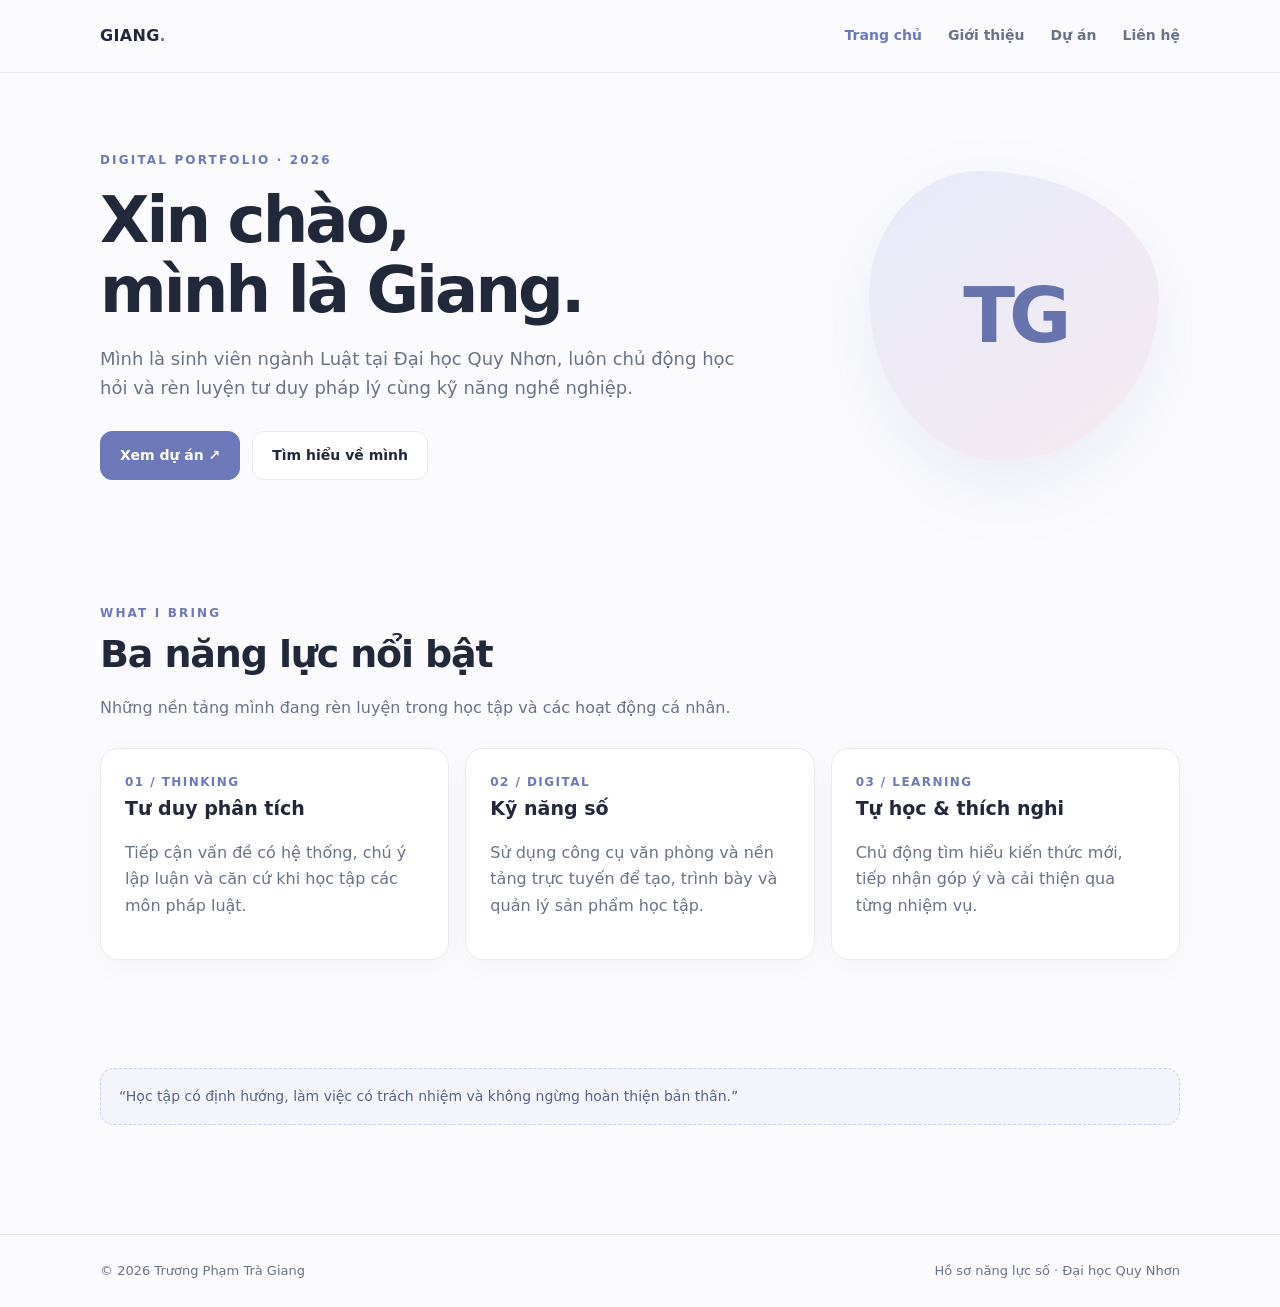
<file: index.html>
<!doctype html>
<html lang="vi"><head><meta charset="utf-8"><meta name="viewport" content="width=device-width, initial-scale=1">
<meta name="description" content="Hồ sơ năng lực số của Trương Phạm Trà Giang, sinh viên Luật - Đại học Quy Nhơn.">
<title>Trang chủ | Hồ sơ năng lực số – Trương Phạm Trà Giang</title><link rel="stylesheet" href="assets/style.css"></head>
<body><header><div class="wrap nav"><a class="brand" href="index.html">GIANG<span>.</span></a><button class="menu" aria-label="Mở menu">☰</button><nav><a class="active" href="index.html">Trang chủ</a><a class="" href="gioi-thieu.html">Giới thiệu</a><a class="" href="du-an.html">Dự án</a><a class="" href="lien-he.html">Liên hệ</a></nav></div></header>
<main><div class="wrap">
<section class="hero">
<div class="hero-copy"><div class="eyebrow">Digital portfolio · 2026</div><h1>Xin chào,<br>mình là Giang.</h1>
<p class="lead">Mình là sinh viên ngành Luật tại Đại học Quy Nhơn, luôn chủ động học hỏi và rèn luyện tư duy pháp lý cùng kỹ năng nghề nghiệp.</p>
<div class="actions"><a class="btn" href="du-an.html">Xem dự án ↗</a><a class="btn secondary" href="gioi-thieu.html">Tìm hiểu về mình</a></div></div>
<div class="avatar" role="img" aria-label="Ảnh đại diện chữ cái TG"><strong>TG</strong></div>
</section>
<section class="section"><div class="section-head"><div class="eyebrow">What I bring</div><h2>Ba năng lực nổi bật</h2><p>Những nền tảng mình đang rèn luyện trong học tập và các hoạt động cá nhân.</p></div>
<div class="grid3">
<article class="card"><div class="number">01 / THINKING</div><h3>Tư duy phân tích</h3><p class="muted">Tiếp cận vấn đề có hệ thống, chú ý lập luận và căn cứ khi học tập các môn pháp luật.</p></article>
<article class="card"><div class="number">02 / DIGITAL</div><h3>Kỹ năng số</h3><p class="muted">Sử dụng công cụ văn phòng và nền tảng trực tuyến để tạo, trình bày và quản lý sản phẩm học tập.</p></article>
<article class="card"><div class="number">03 / LEARNING</div><h3>Tự học & thích nghi</h3><p class="muted">Chủ động tìm hiểu kiến thức mới, tiếp nhận góp ý và cải thiện qua từng nhiệm vụ.</p></article>
</div></section>
<section class="section"><div class="notice">“Học tập có định hướng, làm việc có trách nhiệm và không ngừng hoàn thiện bản thân.”</div></section>
</div></main>
<footer><div class="wrap footer-inner"><span>© 2026 Trương Phạm Trà Giang</span><span>Hồ sơ năng lực số · Đại học Quy Nhơn</span></div></footer>
<script src="assets/script.js"></script></body></html>
</file>
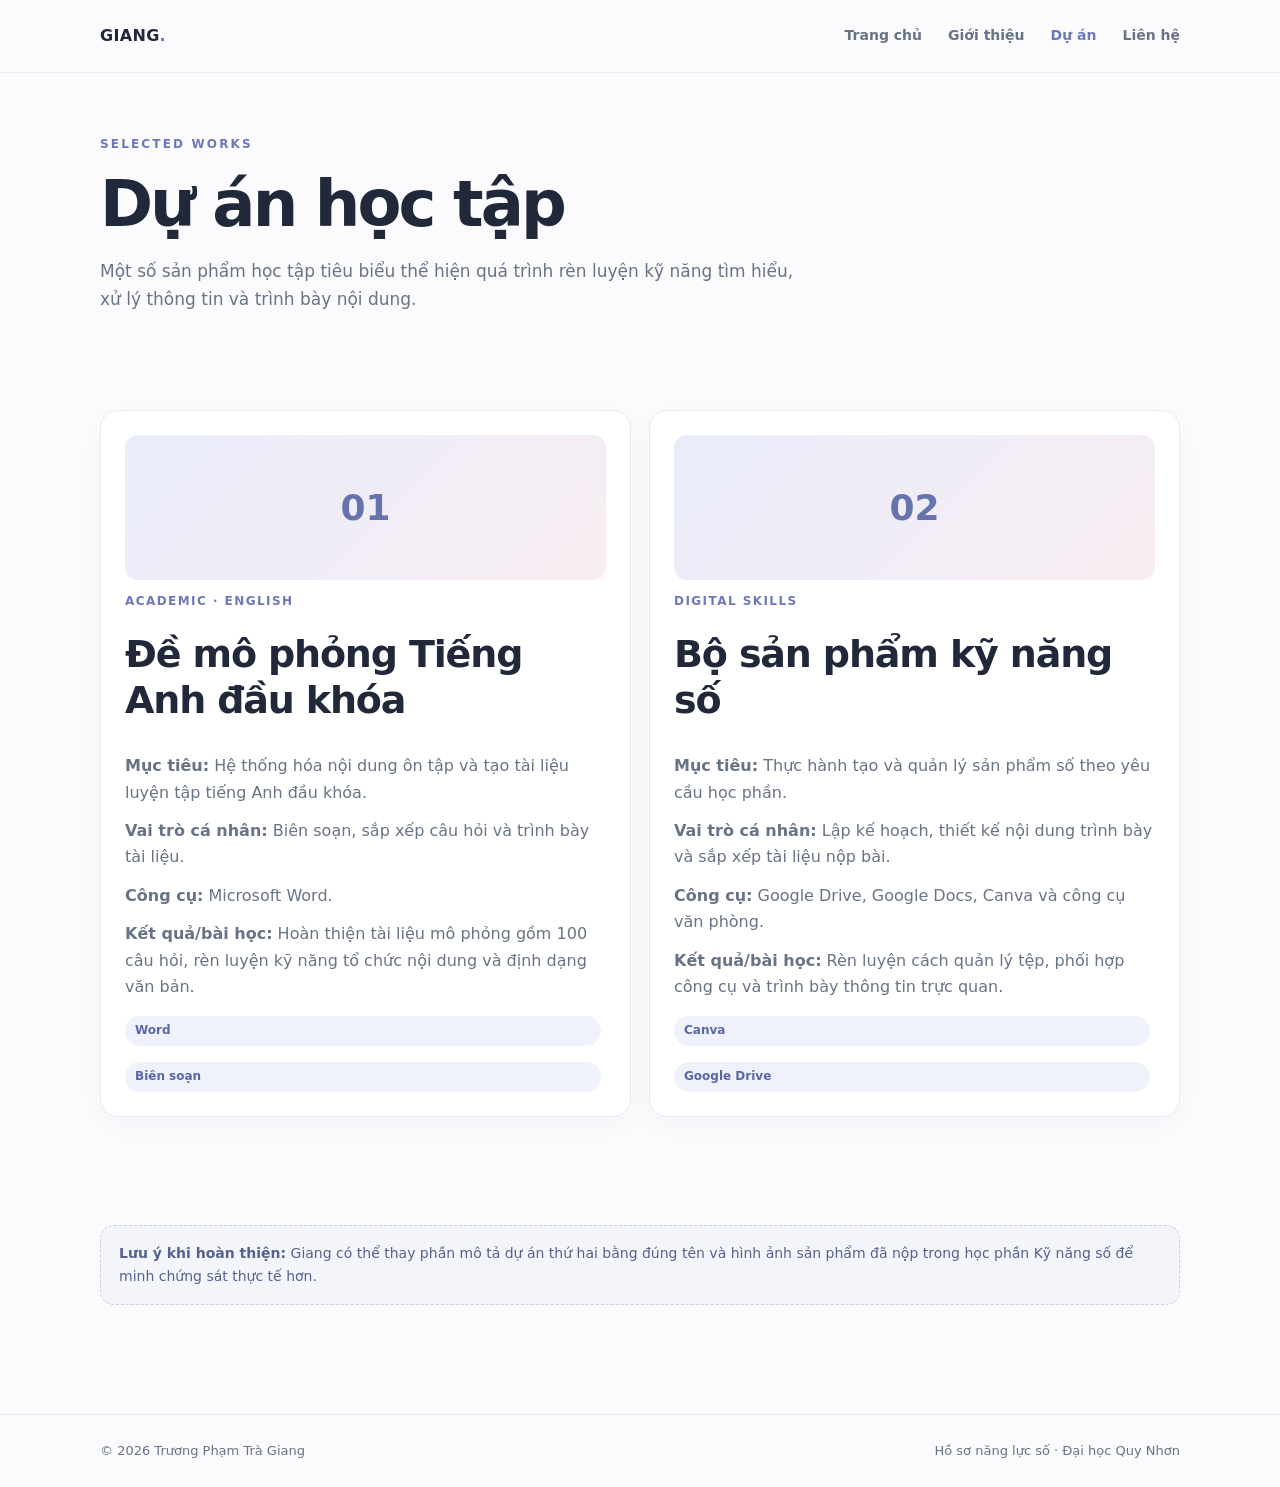
<file: du-an.html>
<!doctype html>
<html lang="vi"><head><meta charset="utf-8"><meta name="viewport" content="width=device-width, initial-scale=1">
<meta name="description" content="Hồ sơ năng lực số của Trương Phạm Trà Giang, sinh viên Luật - Đại học Quy Nhơn.">
<title>Dự án | Hồ sơ năng lực số – Trương Phạm Trà Giang</title><link rel="stylesheet" href="assets/style.css"></head>
<body><header><div class="wrap nav"><a class="brand" href="index.html">GIANG<span>.</span></a><button class="menu" aria-label="Mở menu">☰</button><nav><a class="" href="index.html">Trang chủ</a><a class="" href="gioi-thieu.html">Giới thiệu</a><a class="active" href="du-an.html">Dự án</a><a class="" href="lien-he.html">Liên hệ</a></nav></div></header>
<main><div class="wrap">
<section class="page-intro"><div class="eyebrow">Selected works</div><h1>Dự án học tập</h1><p>Một số sản phẩm học tập tiêu biểu thể hiện quá trình rèn luyện kỹ năng tìm hiểu, xử lý thông tin và trình bày nội dung.</p></section>
<section class="section grid2">
<article class="card project-card"><div class="project-visual">01</div><div class="number">ACADEMIC · ENGLISH</div><h2>Đề mô phỏng Tiếng Anh đầu khóa</h2><p><b>Mục tiêu:</b> Hệ thống hóa nội dung ôn tập và tạo tài liệu luyện tập tiếng Anh đầu khóa.</p><p><b>Vai trò cá nhân:</b> Biên soạn, sắp xếp câu hỏi và trình bày tài liệu.</p><p><b>Công cụ:</b> Microsoft Word.</p><p><b>Kết quả/bài học:</b> Hoàn thiện tài liệu mô phỏng gồm 100 câu hỏi, rèn luyện kỹ năng tổ chức nội dung và định dạng văn bản.</p><span class="tag">Word</span><span class="tag">Biên soạn</span></article>
<article class="card project-card"><div class="project-visual">02</div><div class="number">DIGITAL SKILLS</div><h2>Bộ sản phẩm kỹ năng số</h2><p><b>Mục tiêu:</b> Thực hành tạo và quản lý sản phẩm số theo yêu cầu học phần.</p><p><b>Vai trò cá nhân:</b> Lập kế hoạch, thiết kế nội dung trình bày và sắp xếp tài liệu nộp bài.</p><p><b>Công cụ:</b> Google Drive, Google Docs, Canva và công cụ văn phòng.</p><p><b>Kết quả/bài học:</b> Rèn luyện cách quản lý tệp, phối hợp công cụ và trình bày thông tin trực quan.</p><span class="tag">Canva</span><span class="tag">Google Drive</span></article>
</section>
<section class="section"><div class="notice"><b>Lưu ý khi hoàn thiện:</b> Giang có thể thay phần mô tả dự án thứ hai bằng đúng tên và hình ảnh sản phẩm đã nộp trong học phần Kỹ năng số để minh chứng sát thực tế hơn.</div></section>
</div></main>
<footer><div class="wrap footer-inner"><span>© 2026 Trương Phạm Trà Giang</span><span>Hồ sơ năng lực số · Đại học Quy Nhơn</span></div></footer>
<script src="assets/script.js"></script></body></html>
</file>
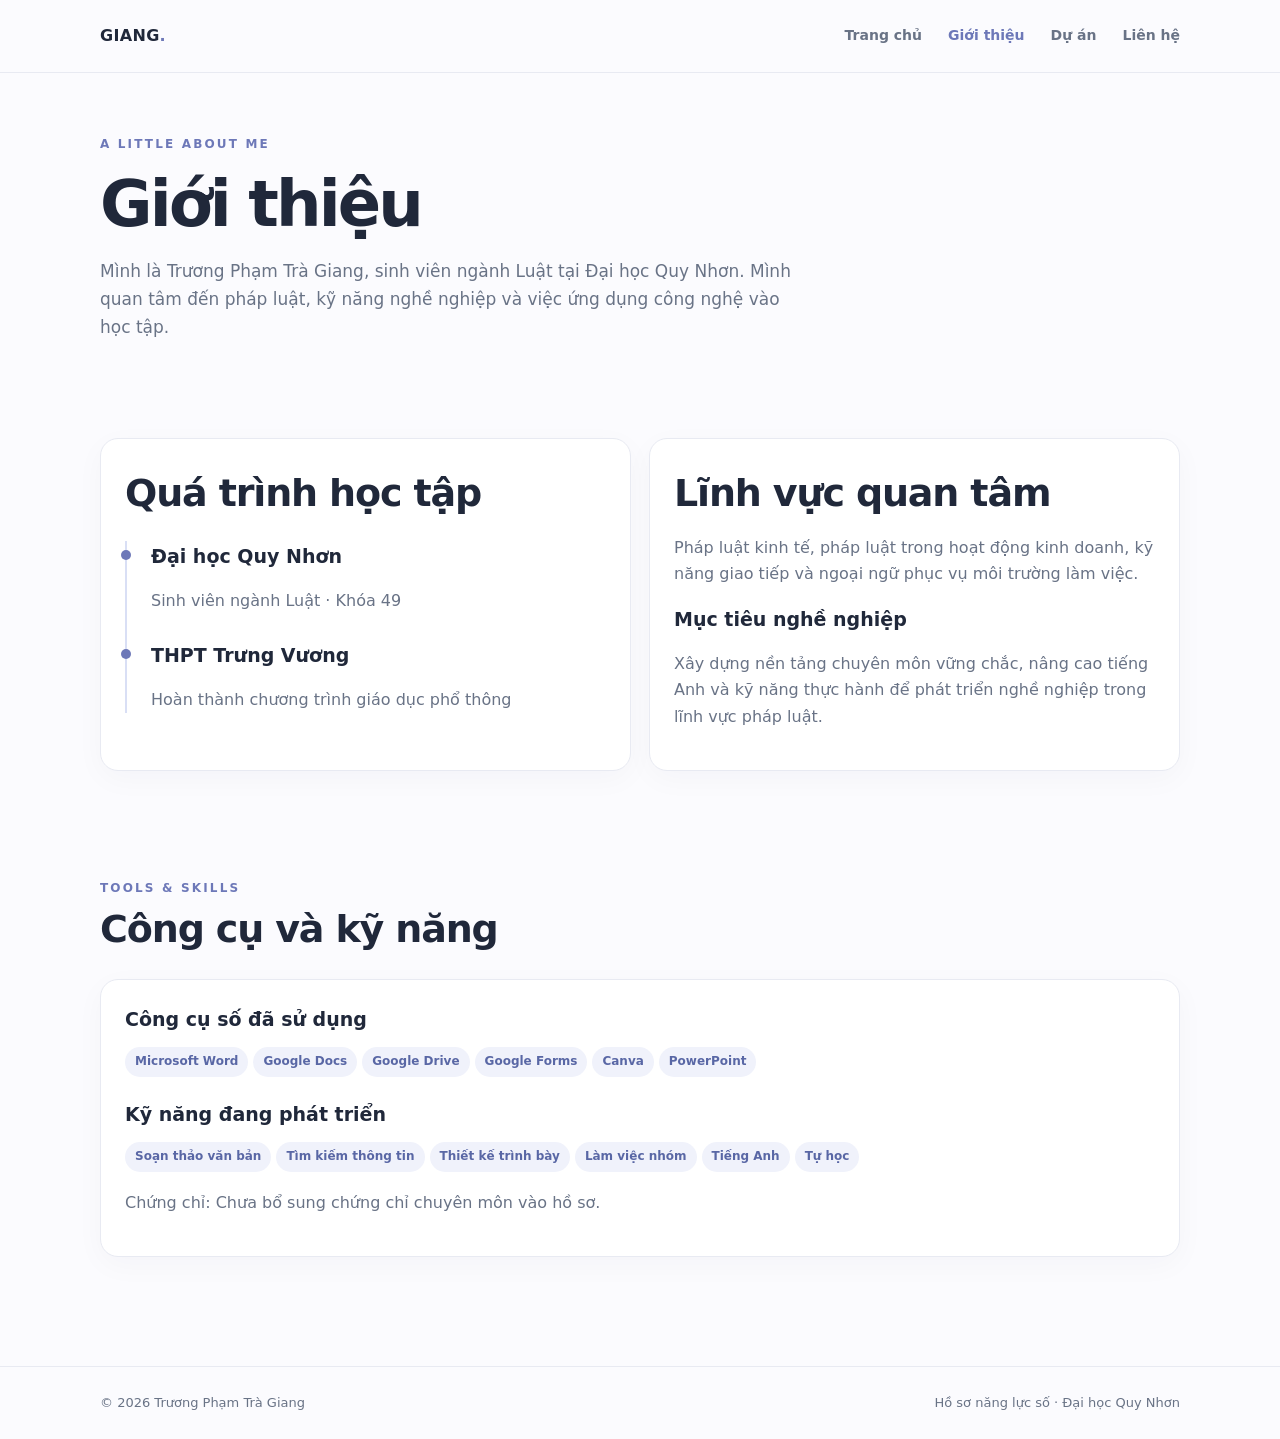
<file: gioi-thieu.html>
<!doctype html>
<html lang="vi"><head><meta charset="utf-8"><meta name="viewport" content="width=device-width, initial-scale=1">
<meta name="description" content="Hồ sơ năng lực số của Trương Phạm Trà Giang, sinh viên Luật - Đại học Quy Nhơn.">
<title>Giới thiệu | Hồ sơ năng lực số – Trương Phạm Trà Giang</title><link rel="stylesheet" href="assets/style.css"></head>
<body><header><div class="wrap nav"><a class="brand" href="index.html">GIANG<span>.</span></a><button class="menu" aria-label="Mở menu">☰</button><nav><a class="" href="index.html">Trang chủ</a><a class="active" href="gioi-thieu.html">Giới thiệu</a><a class="" href="du-an.html">Dự án</a><a class="" href="lien-he.html">Liên hệ</a></nav></div></header>
<main><div class="wrap">
<section class="page-intro"><div class="eyebrow">A little about me</div><h1>Giới thiệu</h1><p>Mình là Trương Phạm Trà Giang, sinh viên ngành Luật tại Đại học Quy Nhơn. Mình quan tâm đến pháp luật, kỹ năng nghề nghiệp và việc ứng dụng công nghệ vào học tập.</p></section>
<section class="section grid2">
<div class="card"><h2>Quá trình học tập</h2><div class="timeline">
<div class="timeline-item"><h3>Đại học Quy Nhơn</h3><p class="muted">Sinh viên ngành Luật · Khóa 49</p></div>
<div class="timeline-item"><h3>THPT Trưng Vương</h3><p class="muted">Hoàn thành chương trình giáo dục phổ thông</p></div></div></div>
<div class="card"><h2>Lĩnh vực quan tâm</h2><p class="muted">Pháp luật kinh tế, pháp luật trong hoạt động kinh doanh, kỹ năng giao tiếp và ngoại ngữ phục vụ môi trường làm việc.</p>
<h3>Mục tiêu nghề nghiệp</h3><p class="muted">Xây dựng nền tảng chuyên môn vững chắc, nâng cao tiếng Anh và kỹ năng thực hành để phát triển nghề nghiệp trong lĩnh vực pháp luật.</p></div>
</section>
<section class="section"><div class="section-head"><div class="eyebrow">Tools & skills</div><h2>Công cụ và kỹ năng</h2></div>
<div class="card"><h3>Công cụ số đã sử dụng</h3><span class="tag">Microsoft Word</span><span class="tag">Google Docs</span><span class="tag">Google Drive</span><span class="tag">Google Forms</span><span class="tag">Canva</span><span class="tag">PowerPoint</span>
<h3 style="margin-top:22px">Kỹ năng đang phát triển</h3><span class="tag">Soạn thảo văn bản</span><span class="tag">Tìm kiếm thông tin</span><span class="tag">Thiết kế trình bày</span><span class="tag">Làm việc nhóm</span><span class="tag">Tiếng Anh</span><span class="tag">Tự học</span>
<p class="muted" style="margin-top:18px">Chứng chỉ: Chưa bổ sung chứng chỉ chuyên môn vào hồ sơ.</p></div></section>
</div></main>
<footer><div class="wrap footer-inner"><span>© 2026 Trương Phạm Trà Giang</span><span>Hồ sơ năng lực số · Đại học Quy Nhơn</span></div></footer>
<script src="assets/script.js"></script></body></html>
</file>
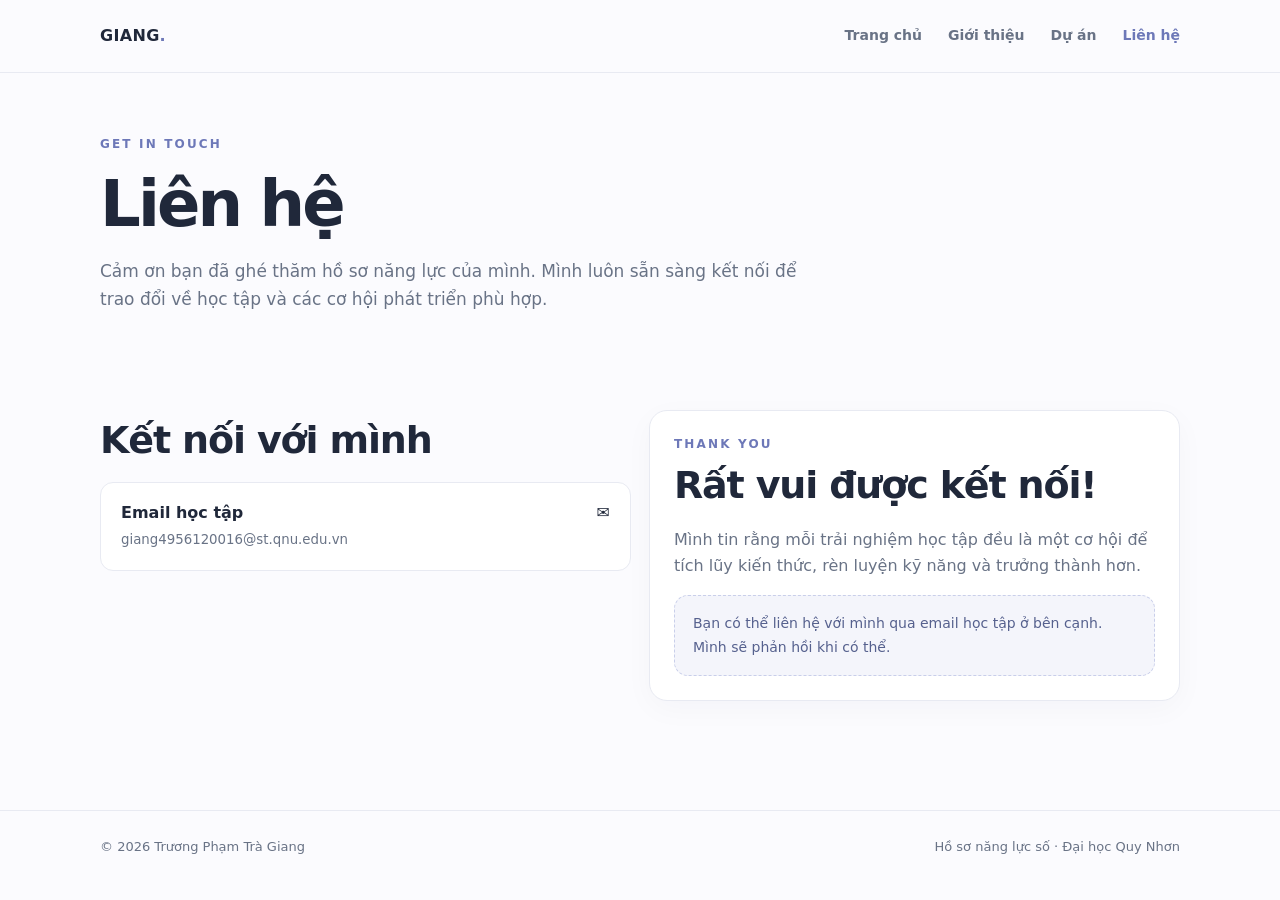
<file: lien-he.html>
<!doctype html>
<html lang="vi"><head><meta charset="utf-8"><meta name="viewport" content="width=device-width, initial-scale=1">
<meta name="description" content="Hồ sơ năng lực số của Trương Phạm Trà Giang, sinh viên Luật - Đại học Quy Nhơn.">
<title>Liên hệ | Hồ sơ năng lực số – Trương Phạm Trà Giang</title><link rel="stylesheet" href="assets/style.css"></head>
<body><header><div class="wrap nav"><a class="brand" href="index.html">GIANG<span>.</span></a><button class="menu" aria-label="Mở menu">☰</button><nav><a class="" href="index.html">Trang chủ</a><a class="" href="gioi-thieu.html">Giới thiệu</a><a class="" href="du-an.html">Dự án</a><a class="active" href="lien-he.html">Liên hệ</a></nav></div></header>
<main><div class="wrap">
<section class="page-intro"><div class="eyebrow">Get in touch</div><h1>Liên hệ</h1><p>Cảm ơn bạn đã ghé thăm hồ sơ năng lực của mình. Mình luôn sẵn sàng kết nối để trao đổi về học tập và các cơ hội phát triển phù hợp.</p></section>
<section class="section grid2">
<div><h2>Kết nối với mình</h2><div class="contact-list">
<a class="contact-row" href="mailto:giang4956120016@st.qnu.edu.vn"><div><b>Email học tập</b><br><small>giang4956120016@st.qnu.edu.vn</small></div><span>✉</span></a>
</div></div>
<div class="card"><div class="eyebrow">Thank you</div><h2>Rất vui được kết nối!</h2><p class="muted">Mình tin rằng mỗi trải nghiệm học tập đều là một cơ hội để tích lũy kiến thức, rèn luyện kỹ năng và trưởng thành hơn.</p><div class="notice">Bạn có thể liên hệ với mình qua email học tập ở bên cạnh. Mình sẽ phản hồi khi có thể.</div></div>
</section>
</div></main>
<footer><div class="wrap footer-inner"><span>© 2026 Trương Phạm Trà Giang</span><span>Hồ sơ năng lực số · Đại học Quy Nhơn</span></div></footer>
<script src="assets/script.js"></script></body></html>
</file>
<file: assets/style.css>
:root{--ink:#20283a;--muted:#697386;--accent:#6d78b8;--accent2:#d9dff5;--paper:#fbfbfe;--line:#e8eaf2;--white:#fff}
*{box-sizing:border-box}html{scroll-behavior:smooth}body{margin:0;background:var(--paper);color:var(--ink);font-family:Inter,system-ui,-apple-system,"Segoe UI",sans-serif;line-height:1.65}
a{color:inherit;text-decoration:none}.wrap{width:min(1080px,calc(100% - 40px));margin:auto}
header{position:sticky;top:0;z-index:5;background:rgba(251,251,254,.92);backdrop-filter:blur(12px);border-bottom:1px solid var(--line)}
.nav{height:72px;display:flex;align-items:center;justify-content:space-between;gap:20px}.brand{font-weight:800;letter-spacing:.02em}.brand span{color:var(--accent)}nav{display:flex;gap:26px;align-items:center}nav a{font-size:14px;color:var(--muted);font-weight:600}nav a.active,nav a:hover{color:var(--accent)}
.menu{display:none;border:1px solid var(--line);background:white;border-radius:10px;padding:8px 12px}
main{min-height:75vh}.hero{padding:78px 0 70px;display:grid;grid-template-columns:1.35fr .65fr;gap:60px;align-items:center}.eyebrow{font-size:12px;text-transform:uppercase;letter-spacing:.18em;color:var(--accent);font-weight:800}
h1{font-size:clamp(38px,6vw,64px);line-height:1.1;letter-spacing:-.045em;margin:14px 0 18px}h2{font-size:clamp(27px,4vw,38px);line-height:1.2;letter-spacing:-.03em;margin:8px 0 18px}h3{margin:0 0 8px;font-size:19px}
.lead{font-size:18px;color:var(--muted);max-width:640px}.actions{display:flex;gap:12px;flex-wrap:wrap;margin-top:28px}.btn{display:inline-flex;align-items:center;justify-content:center;padding:12px 19px;border-radius:12px;background:var(--accent);color:white;font-weight:700;font-size:14px;border:1px solid var(--accent)}.btn.secondary{background:white;color:var(--ink);border-color:var(--line)}
.avatar{width:min(290px,100%);aspect-ratio:1;border-radius:38% 62% 54% 46% / 43% 43% 57% 57%;background:linear-gradient(145deg,#e7eafa,#f6eaf0);display:grid;place-items:center;margin:auto;box-shadow:0 25px 70px #6472a51c}.avatar strong{font-size:76px;letter-spacing:-.08em;color:#6673ad}
.section{padding:54px 0}.section-head{margin-bottom:26px}.section-head p,.muted{color:var(--muted)}.grid3{display:grid;grid-template-columns:repeat(3,1fr);gap:16px}.grid2{display:grid;grid-template-columns:repeat(2,1fr);gap:18px}
.card{background:white;border:1px solid var(--line);border-radius:18px;padding:24px;box-shadow:0 8px 30px #20283a08}.number{font-size:12px;color:var(--accent);font-weight:800;letter-spacing:.12em}.tag{display:inline-block;padding:5px 10px;border-radius:999px;background:#f0f2fb;color:#5967a5;font-size:12px;font-weight:700;margin:4px 5px 0 0}
.page-intro{padding:62px 0 26px}.page-intro p{max-width:700px;color:var(--muted);font-size:17px}.timeline{border-left:2px solid var(--accent2);padding-left:24px;margin:24px 0}.timeline-item{position:relative;margin:0 0 25px}.timeline-item:before{content:"";position:absolute;width:10px;height:10px;background:var(--accent);border-radius:50%;left:-30px;top:9px}
.project-card{display:flex;flex-direction:column;gap:12px}.project-visual{height:145px;border-radius:13px;background:linear-gradient(135deg,#e9ecfa,#f8edf2);display:grid;place-items:center;color:#6673ad;font-size:36px;font-weight:800}.project-card p{color:var(--muted);margin:0}.project-card .btn{align-self:flex-start;margin-top:auto}
.contact-list{display:grid;gap:12px}.contact-row{padding:17px 20px;border:1px solid var(--line);background:white;border-radius:13px;display:flex;justify-content:space-between;gap:20px}.contact-row small{color:var(--muted)}
footer{border-top:1px solid var(--line);padding:25px 0;color:var(--muted);font-size:13px;margin-top:55px}.footer-inner{display:flex;justify-content:space-between;gap:20px;flex-wrap:wrap}
.notice{background:#f4f5fb;border:1px dashed #c9cfea;border-radius:14px;padding:16px 18px;color:#56618e;font-size:14px}
@media(max-width:760px){.nav{height:64px}nav{display:none;position:absolute;top:64px;left:0;right:0;background:white;border-bottom:1px solid var(--line);padding:15px 22px;flex-direction:column;align-items:flex-start;gap:14px}nav.open{display:flex}.menu{display:block}.hero{grid-template-columns:1fr;gap:35px;padding:52px 0}.hero-copy{order:1}.avatar{order:0;width:190px}.grid3,.grid2{grid-template-columns:1fr}.section{padding:38px 0}.page-intro{padding:45px 0 18px}.contact-row{flex-direction:column;gap:4px}}
</file>
